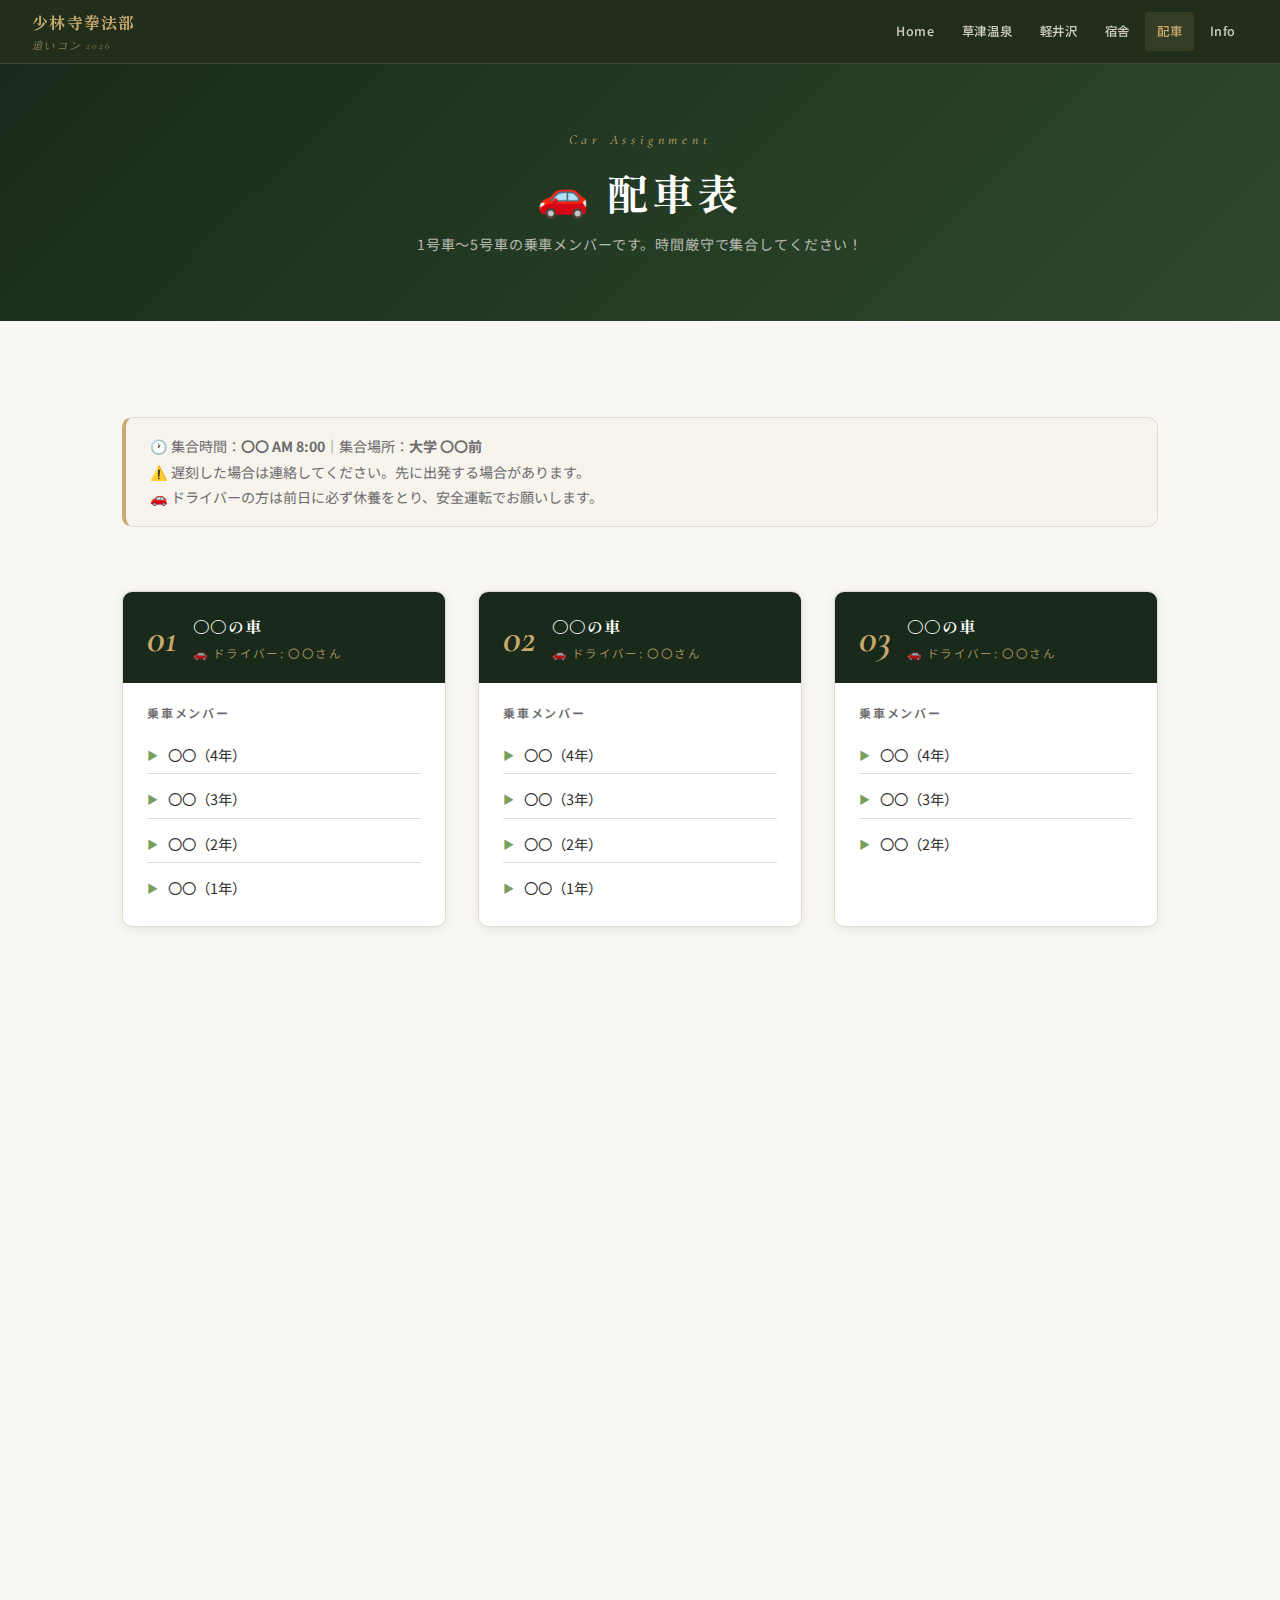
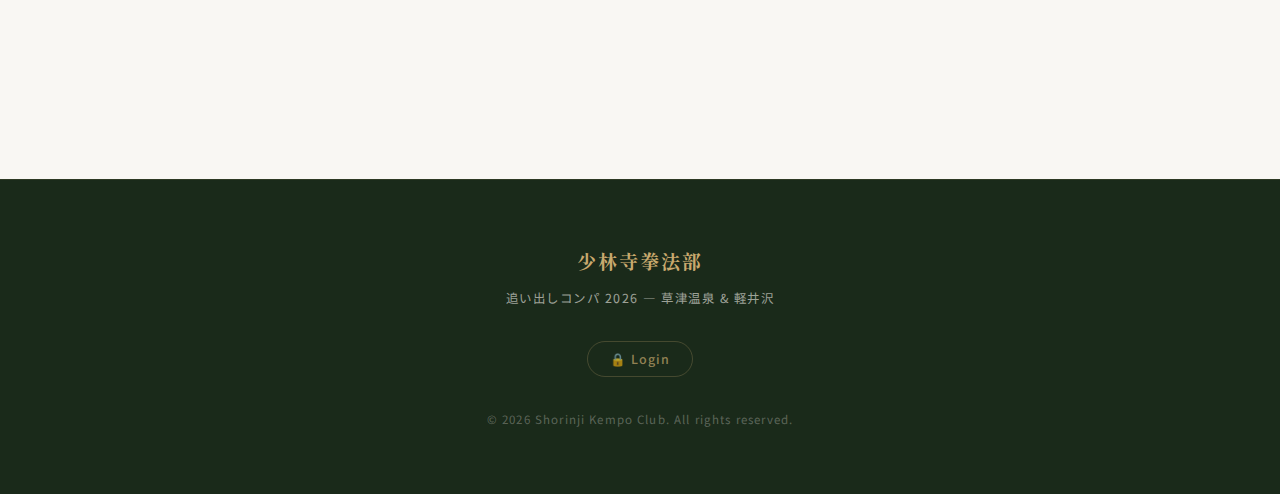
<file: cars.html>
<!DOCTYPE html>
<html lang="ja">
<head>
  <meta charset="UTF-8">
  <meta name="viewport" content="width=device-width, initial-scale=1.0">
  <title>配車 — 少林寺拳法部 追いコン 2026</title>
  <link rel="preconnect" href="https://fonts.googleapis.com">
  <link rel="preconnect" href="https://fonts.gstatic.com" crossorigin>
  <link href="https://fonts.googleapis.com/css2?family=Shippori+Mincho:wght@400;500;600;700&family=Noto+Sans+JP:wght@300;400;500;700&family=Cormorant+Garamond:ital,wght@0,400;0,600;1,400&display=swap" rel="stylesheet">
  <link rel="stylesheet" href="css/style.css">
  <style>
    /* 配車ページ固有スタイル */
    .cars-page-intro {
      background: linear-gradient(135deg, var(--color-primary) 0%, #2d4a2d 100%);
      color: var(--color-white);
      padding: var(--gap-lg) var(--gap-md);
      margin-top: 64px;
      text-align: center;
    }
    .cars-page-intro .section-eyebrow { color: var(--color-gold); }
    .cars-page-intro .section-title   { color: var(--color-white); }
    .cars-page-notice {
      background: var(--color-cream);
      border: 1px solid var(--color-border);
      border-left: 4px solid var(--color-gold);
      border-radius: var(--radius-md);
      padding: 1rem 1.5rem;
      margin-bottom: var(--gap-lg);
      font-size: 0.88rem;
      color: var(--color-text-light);
      line-height: 1.8;
    }
    /* 車番号大文字装飾 */
    .car-number { font-size: 2.5rem; }

    /* メンバー追加ボタン（編集モード時のみ表示） */
    .add-member-btn {
      display: none;
      width: 100%;
      margin-top: 0.5rem;
      padding: 0.5rem;
      font-size: 0.78rem;
      color: var(--color-accent-dark);
      background: rgba(122,158,94,0.08);
      border: 1px dashed var(--color-accent);
      border-radius: var(--radius-sm);
      cursor: pointer;
      text-align: center;
      transition: background 0.2s;
      font-family: var(--font-sans);
    }
    .add-member-btn:hover { background: rgba(122,158,94,0.15); }
    .edit-mode-on .add-member-btn { display: block; }

    /* メンバー削除ボタン */
    .del-member-btn {
      display: none;
      margin-left: auto;
      font-size: 0.7rem;
      color: #cc4444;
      background: none;
      border: none;
      cursor: pointer;
      padding: 0 0.3rem;
      flex-shrink: 0;
    }
    .edit-mode-on .del-member-btn { display: block; }

    /* 車名編集アイコン */
    .car-name-edit-hint {
      display: none;
      font-size: 0.65rem;
      color: var(--color-gold);
      margin-left: 0.3rem;
    }
    .edit-mode-on .car-name-edit-hint { display: inline; }
  </style>
</head>
<body>

<!-- ナビゲーション -->
<nav class="site-nav">
  <div class="nav-logo">
    少林寺拳法部
    <span>追いコン 2026</span>
  </div>
  <div class="nav-links">
    <a href="index.html">Home</a>
    <a href="kusatsu.html">草津温泉</a>
    <a href="karuizawa.html">軽井沢</a>
    <a href="lodging.html">宿舎</a>
    <a href="cars.html">配車</a>
    <a href="info.html">Info</a>
  </div>
  <button class="nav-hamburger" aria-label="メニュー">
    <span></span><span></span><span></span>
  </button>
</nav>

<div class="nav-mobile">
  <a href="index.html">🏠 Home</a>
  <a href="kusatsu.html">♨️ 草津温泉</a>
  <a href="karuizawa.html">🌿 軽井沢</a>
  <a href="lodging.html">🏡 宿舎</a>
  <a href="cars.html">🚗 配車</a>
  <a href="info.html">ℹ️ Info</a>
</div>

<!-- ページヘッダー -->
<div class="cars-page-intro">
  <span class="section-eyebrow">Car Assignment</span>
  <h1 class="section-title" style="margin-top:0.5rem;">🚗 配車表</h1>
  <p style="margin-top:0.8rem;font-size:0.88rem;color:rgba(247,244,238,0.7);letter-spacing:0.06em;" class="editable" contenteditable="false">
    1号車〜5号車の乗車メンバーです。時間厳守で集合してください！
  </p>
</div>

<!-- メインコンテンツ -->
<div class="section">

  <!-- 注意書き -->
  <div class="cars-page-notice fade-in editable" contenteditable="false">
    🕐 集合時間：<strong>〇〇 AM 8:00</strong>｜集合場所：<strong>大学 〇〇前</strong><br>
    ⚠️ 遅刻した場合は連絡してください。先に出発する場合があります。<br>
    🚗 ドライバーの方は前日に必ず休養をとり、安全運転でお願いします。
  </div>

  <!-- 配車グリッド -->
  <div class="cars-grid">

    <!-- ─── 1号車 ─── -->
    <div class="car-card fade-in" id="car-01">
      <div class="car-card-header">
        <div class="car-number">01</div>
        <div class="car-title-block">
          <div class="car-name editable" contenteditable="false">〇〇の車</div>
          <div class="car-driver-label">🚗 ドライバー: <span class="editable" contenteditable="false">〇〇さん</span></div>
        </div>
      </div>
      <div class="car-card-body">
        <p class="car-members-title">乗車メンバー</p>
        <div class="car-members-list">
          <div class="car-member">
            <span class="car-member-icon">▶</span>
            <span class="member-name editable" contenteditable="false">〇〇（4年）</span>
            <button class="del-member-btn" onclick="removeMember(this)">✕</button>
          </div>
          <div class="car-member">
            <span class="car-member-icon">▶</span>
            <span class="member-name editable" contenteditable="false">〇〇（3年）</span>
            <button class="del-member-btn" onclick="removeMember(this)">✕</button>
          </div>
          <div class="car-member">
            <span class="car-member-icon">▶</span>
            <span class="member-name editable" contenteditable="false">〇〇（2年）</span>
            <button class="del-member-btn" onclick="removeMember(this)">✕</button>
          </div>
          <div class="car-member">
            <span class="car-member-icon">▶</span>
            <span class="member-name editable" contenteditable="false">〇〇（1年）</span>
            <button class="del-member-btn" onclick="removeMember(this)">✕</button>
          </div>
        </div>
        <button class="add-member-btn" onclick="addMember(this)">＋ メンバーを追加</button>
      </div>
    </div>

    <!-- ─── 2号車 ─── -->
    <div class="car-card fade-in" id="car-02">
      <div class="car-card-header">
        <div class="car-number">02</div>
        <div class="car-title-block">
          <div class="car-name editable" contenteditable="false">〇〇の車</div>
          <div class="car-driver-label">🚗 ドライバー: <span class="editable" contenteditable="false">〇〇さん</span></div>
        </div>
      </div>
      <div class="car-card-body">
        <p class="car-members-title">乗車メンバー</p>
        <div class="car-members-list">
          <div class="car-member">
            <span class="car-member-icon">▶</span>
            <span class="member-name editable" contenteditable="false">〇〇（4年）</span>
            <button class="del-member-btn" onclick="removeMember(this)">✕</button>
          </div>
          <div class="car-member">
            <span class="car-member-icon">▶</span>
            <span class="member-name editable" contenteditable="false">〇〇（3年）</span>
            <button class="del-member-btn" onclick="removeMember(this)">✕</button>
          </div>
          <div class="car-member">
            <span class="car-member-icon">▶</span>
            <span class="member-name editable" contenteditable="false">〇〇（2年）</span>
            <button class="del-member-btn" onclick="removeMember(this)">✕</button>
          </div>
          <div class="car-member">
            <span class="car-member-icon">▶</span>
            <span class="member-name editable" contenteditable="false">〇〇（1年）</span>
            <button class="del-member-btn" onclick="removeMember(this)">✕</button>
          </div>
        </div>
        <button class="add-member-btn" onclick="addMember(this)">＋ メンバーを追加</button>
      </div>
    </div>

    <!-- ─── 3号車 ─── -->
    <div class="car-card fade-in" id="car-03">
      <div class="car-card-header">
        <div class="car-number">03</div>
        <div class="car-title-block">
          <div class="car-name editable" contenteditable="false">〇〇の車</div>
          <div class="car-driver-label">🚗 ドライバー: <span class="editable" contenteditable="false">〇〇さん</span></div>
        </div>
      </div>
      <div class="car-card-body">
        <p class="car-members-title">乗車メンバー</p>
        <div class="car-members-list">
          <div class="car-member">
            <span class="car-member-icon">▶</span>
            <span class="member-name editable" contenteditable="false">〇〇（4年）</span>
            <button class="del-member-btn" onclick="removeMember(this)">✕</button>
          </div>
          <div class="car-member">
            <span class="car-member-icon">▶</span>
            <span class="member-name editable" contenteditable="false">〇〇（3年）</span>
            <button class="del-member-btn" onclick="removeMember(this)">✕</button>
          </div>
          <div class="car-member">
            <span class="car-member-icon">▶</span>
            <span class="member-name editable" contenteditable="false">〇〇（2年）</span>
            <button class="del-member-btn" onclick="removeMember(this)">✕</button>
          </div>
        </div>
        <button class="add-member-btn" onclick="addMember(this)">＋ メンバーを追加</button>
      </div>
    </div>

    <!-- ─── 4号車 ─── -->
    <div class="car-card fade-in" id="car-04">
      <div class="car-card-header">
        <div class="car-number">04</div>
        <div class="car-title-block">
          <div class="car-name editable" contenteditable="false">〇〇の車</div>
          <div class="car-driver-label">🚗 ドライバー: <span class="editable" contenteditable="false">〇〇さん</span></div>
        </div>
      </div>
      <div class="car-card-body">
        <p class="car-members-title">乗車メンバー</p>
        <div class="car-members-list">
          <div class="car-member">
            <span class="car-member-icon">▶</span>
            <span class="member-name editable" contenteditable="false">〇〇（4年）</span>
            <button class="del-member-btn" onclick="removeMember(this)">✕</button>
          </div>
          <div class="car-member">
            <span class="car-member-icon">▶</span>
            <span class="member-name editable" contenteditable="false">〇〇（3年）</span>
            <button class="del-member-btn" onclick="removeMember(this)">✕</button>
          </div>
          <div class="car-member">
            <span class="car-member-icon">▶</span>
            <span class="member-name editable" contenteditable="false">〇〇（2年）</span>
            <button class="del-member-btn" onclick="removeMember(this)">✕</button>
          </div>
          <div class="car-member">
            <span class="car-member-icon">▶</span>
            <span class="member-name editable" contenteditable="false">〇〇（1年）</span>
            <button class="del-member-btn" onclick="removeMember(this)">✕</button>
          </div>
        </div>
        <button class="add-member-btn" onclick="addMember(this)">＋ メンバーを追加</button>
      </div>
    </div>

    <!-- ─── 5号車 ─── -->
    <div class="car-card fade-in" id="car-05">
      <div class="car-card-header">
        <div class="car-number">05</div>
        <div class="car-title-block">
          <div class="car-name editable" contenteditable="false">〇〇の車</div>
          <div class="car-driver-label">🚗 ドライバー: <span class="editable" contenteditable="false">〇〇さん</span></div>
        </div>
      </div>
      <div class="car-card-body">
        <p class="car-members-title">乗車メンバー</p>
        <div class="car-members-list">
          <div class="car-member">
            <span class="car-member-icon">▶</span>
            <span class="member-name editable" contenteditable="false">〇〇（4年）</span>
            <button class="del-member-btn" onclick="removeMember(this)">✕</button>
          </div>
          <div class="car-member">
            <span class="car-member-icon">▶</span>
            <span class="member-name editable" contenteditable="false">〇〇（3年）</span>
            <button class="del-member-btn" onclick="removeMember(this)">✕</button>
          </div>
          <div class="car-member">
            <span class="car-member-icon">▶</span>
            <span class="member-name editable" contenteditable="false">〇〇（2年）</span>
            <button class="del-member-btn" onclick="removeMember(this)">✕</button>
          </div>
        </div>
        <button class="add-member-btn" onclick="addMember(this)">＋ メンバーを追加</button>
      </div>
    </div>

  </div><!-- /cars-grid -->

  <!-- ルートメモ -->
  <div style="margin-top:var(--gap-lg);background:var(--color-white);border:1px solid var(--color-border);border-radius:var(--radius-md);padding:1.5rem;" class="fade-in">
    <h3 style="font-family:var(--font-serif);font-size:1rem;color:var(--color-primary);margin-bottom:1rem;letter-spacing:0.08em;">🗺️ ルート情報</h3>
    <div class="editable" contenteditable="false" style="font-size:0.88rem;color:var(--color-text-light);line-height:1.9;">
      【Day 1】大学 → 草津温泉（高速利用・約XX時間）<br>
      草津温泉 → 北軽井沢山荘（約1時間）<br><br>
      【Day 2】北軽井沢山荘 → 軽井沢（約XX分）<br>
      軽井沢 → 大学（高速利用・約XX時間）
    </div>
  </div>

</div>

<!-- フッター -->
<footer class="site-footer">
  <div class="footer-logo editable" contenteditable="false">少林寺拳法部</div>
  <div class="footer-sub editable" contenteditable="false">追い出しコンパ 2026 — 草津温泉 &amp; 軽井沢</div>
  <button class="footer-login-btn">🔒 Login</button>
  <p class="footer-copyright">© 2026 Shorinji Kempo Club. All rights reserved.</p>
</footer>

<div class="modal-overlay">
  <div class="modal-box">
    <h2 class="modal-title">🔐 管理者ログイン</h2>
    <p class="modal-sub">パスワードを入力してください</p>
    <input type="password" class="modal-input" placeholder="パスワード">
    <button class="modal-submit">ログイン</button>
    <p class="modal-error"></p>
    <p class="modal-close">キャンセル</p>
  </div>
</div>

<div class="edit-bar">
  <span class="edit-bar-label">✎ 編集モード</span>
  <button class="edit-btn primary" id="save-btn">💾 保存</button>
  <button class="edit-btn" id="clear-btn">🗑 リセット</button>
  <button class="edit-btn danger" id="logout-btn">ログアウト</button>
</div>

<div class="text-toolbar" id="text-toolbar">
  <select id="tb-font">
    <option value="'Noto Sans JP', sans-serif">ゴシック</option>
    <option value="'Shippori Mincho', serif">明朝</option>
    <option value="'Cormorant Garamond', serif">英字Serif</option>
    <option value="Georgia, serif">Georgia</option>
  </select>
  <input type="number" id="tb-size" min="8" max="80" value="16">
  <input type="color" id="tb-color" value="#2d2d2d">
  <button class="edit-btn" id="tb-bold"><b>B</b></button>
  <button class="edit-btn" id="tb-italic"><i>I</i></button>
</div>

<script src="js/main.js"></script>
<script src="js/editor.js"></script>
<script>
  /* ─── メンバー追加 ─── */
  function addMember(btn) {
    if (!document.body.classList.contains('edit-mode-on')) return;
    const list = btn.previousElementSibling;
    const newMember = document.createElement('div');
    newMember.className = 'car-member';
    newMember.innerHTML = `
      <span class="car-member-icon">▶</span>
      <span class="member-name editable" contenteditable="true">名前（学年）</span>
      <button class="del-member-btn" onclick="removeMember(this)">✕</button>
    `;
    list.appendChild(newMember);
    const nameEl = newMember.querySelector('.member-name');
    nameEl.focus();
    // テキストを全選択
    const range = document.createRange();
    range.selectNodeContents(nameEl);
    window.getSelection().removeAllRanges();
    window.getSelection().addRange(range);
  }

  /* ─── メンバー削除 ─── */
  function removeMember(btn) {
    if (!document.body.classList.contains('edit-mode-on')) return;
    const member = btn.closest('.car-member');
    if (confirm('このメンバーを削除しますか？')) {
      member.remove();
    }
  }
</script>
</body>
</html>
</file>
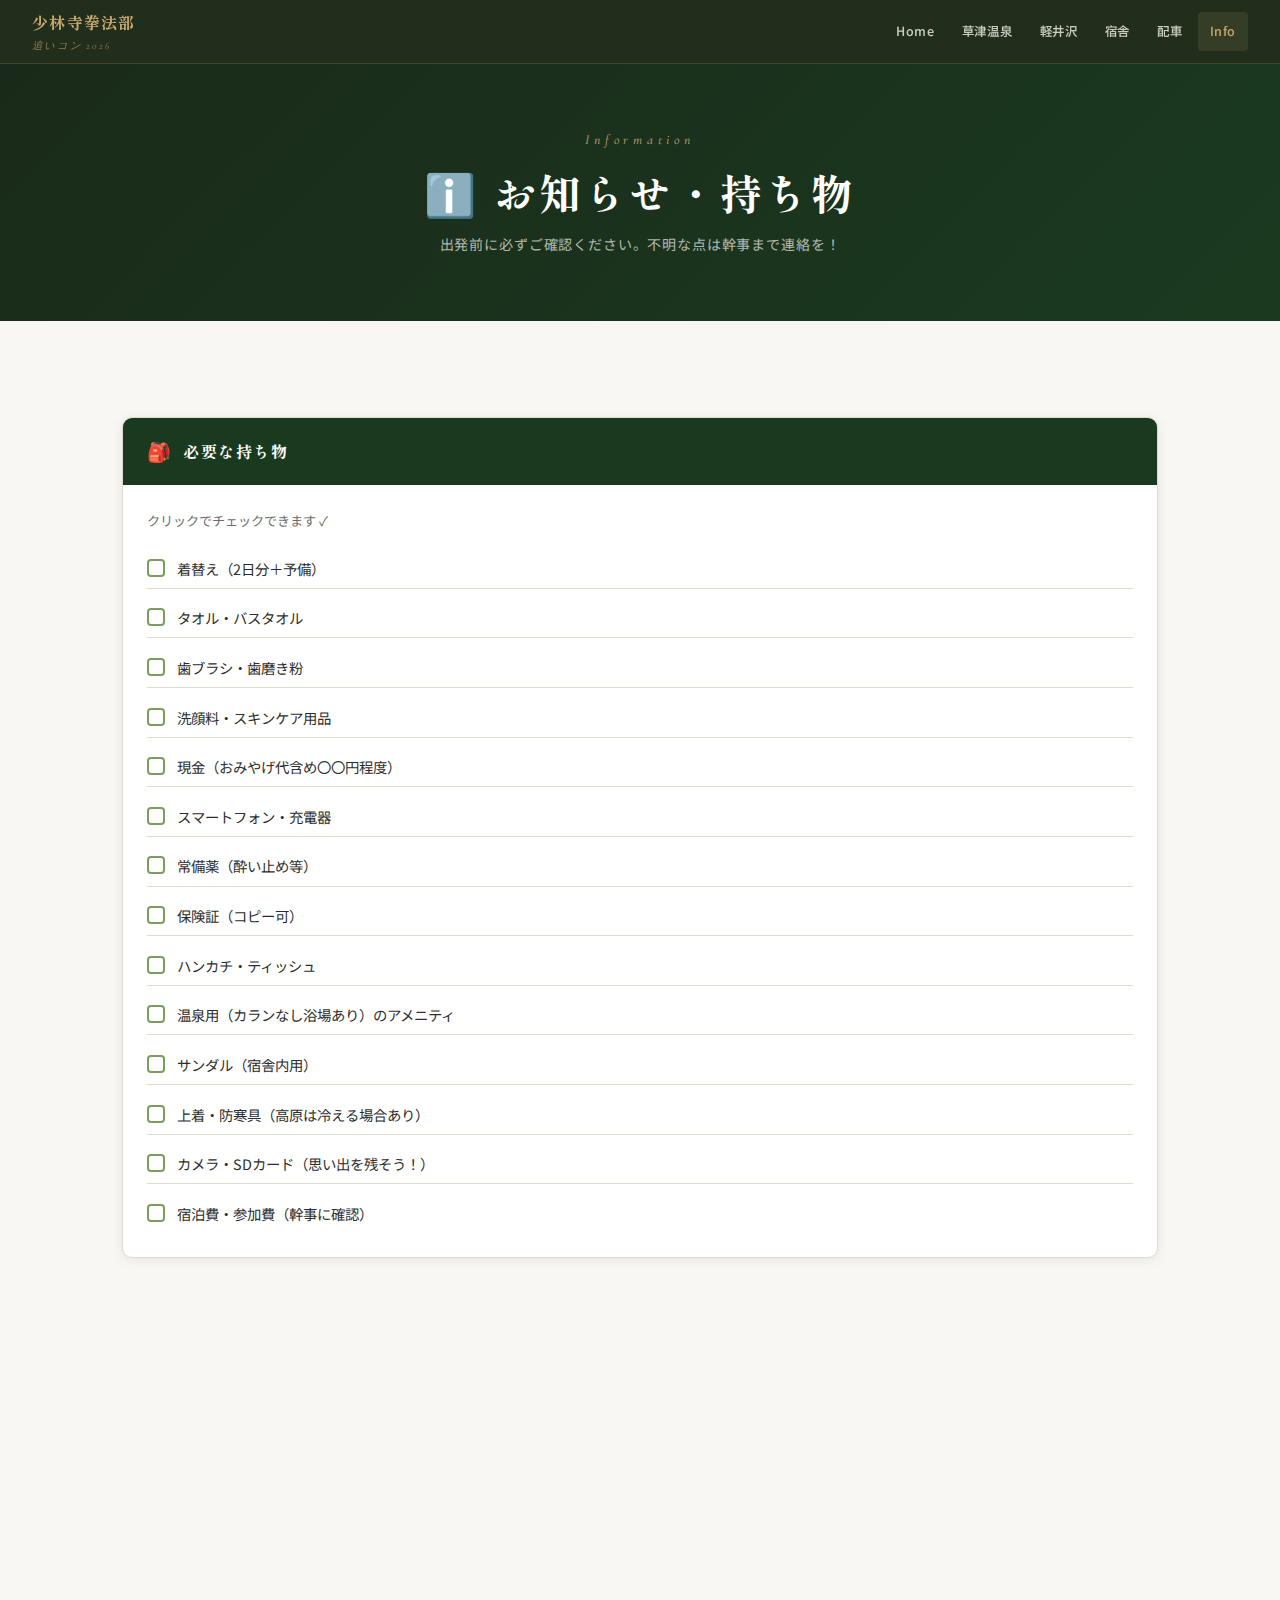
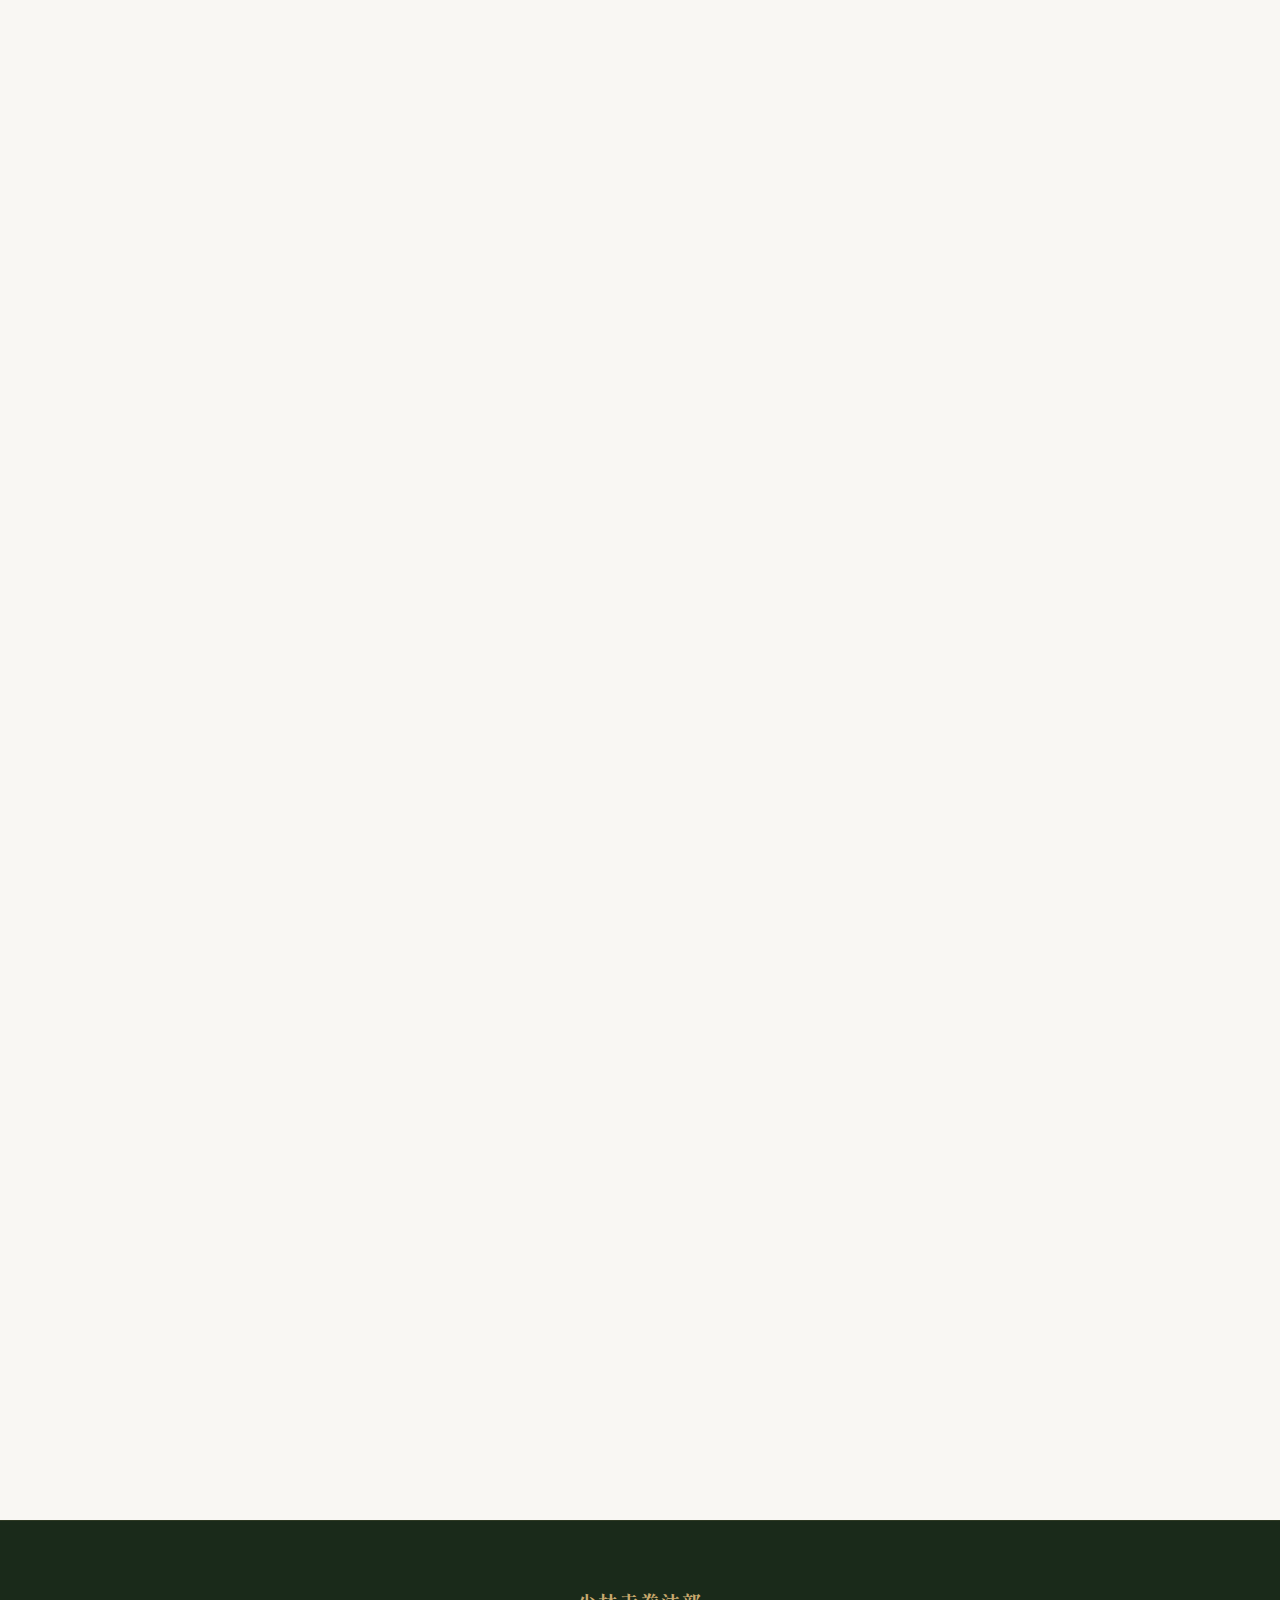
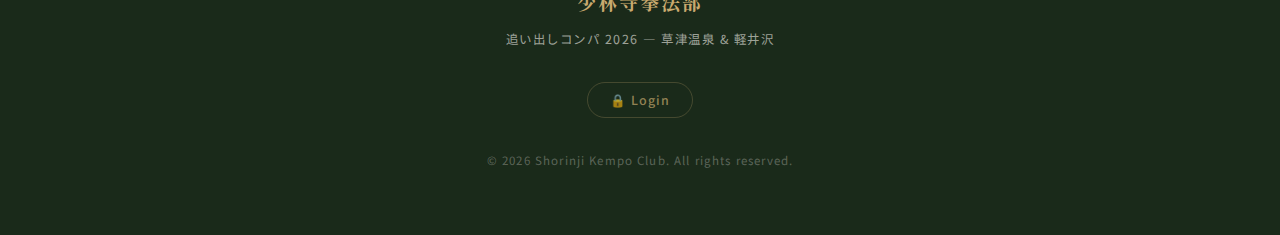
<file: info.html>
<!DOCTYPE html>
<html lang="ja">
<head>
  <meta charset="UTF-8">
  <meta name="viewport" content="width=device-width, initial-scale=1.0">
  <title>Information — 少林寺拳法部 追いコン 2026</title>
  <link rel="preconnect" href="https://fonts.googleapis.com">
  <link rel="preconnect" href="https://fonts.gstatic.com" crossorigin>
  <link href="https://fonts.googleapis.com/css2?family=Shippori+Mincho:wght@400;500;600;700&family=Noto+Sans+JP:wght@300;400;500;700&family=Cormorant+Garamond:ital,wght@0,400;0,600;1,400&display=swap" rel="stylesheet">
  <link rel="stylesheet" href="css/style.css">
  <style>
    .info-page-header {
      background: linear-gradient(135deg, var(--color-primary) 0%, #1a3a20 100%);
      color: var(--color-white);
      padding: var(--gap-lg) var(--gap-md);
      margin-top: 64px;
      text-align: center;
    }
    .info-page-header .section-eyebrow { color: var(--color-gold); }
    .info-page-header .section-title   { color: var(--color-white); }

    /* カテゴリ別のアクセントカラー */
    .info-block.checklist-type .info-block-header  { background: #1a3a20; }
    .info-block.notes-type .info-block-header       { background: #3a2a10; }
    .info-block.contact-type .info-block-header     { background: #1a1a3a; }

    .checklist-check:not(.checked) { cursor: pointer; }
  </style>
</head>
<body>

<!-- ナビゲーション -->
<nav class="site-nav">
  <div class="nav-logo">
    少林寺拳法部
    <span>追いコン 2026</span>
  </div>
  <div class="nav-links">
    <a href="index.html">Home</a>
    <a href="kusatsu.html">草津温泉</a>
    <a href="karuizawa.html">軽井沢</a>
    <a href="lodging.html">宿舎</a>
    <a href="cars.html">配車</a>
    <a href="info.html">Info</a>
  </div>
  <button class="nav-hamburger" aria-label="メニュー">
    <span></span><span></span><span></span>
  </button>
</nav>

<div class="nav-mobile">
  <a href="index.html">🏠 Home</a>
  <a href="kusatsu.html">♨️ 草津温泉</a>
  <a href="karuizawa.html">🌿 軽井沢</a>
  <a href="lodging.html">🏡 宿舎</a>
  <a href="cars.html">🚗 配車</a>
  <a href="info.html">ℹ️ Info</a>
</div>

<!-- ページヘッダー -->
<div class="info-page-header">
  <span class="section-eyebrow">Information</span>
  <h1 class="section-title" style="margin-top:0.5rem;">ℹ️ お知らせ・持ち物</h1>
  <p style="margin-top:0.8rem;font-size:0.88rem;color:rgba(247,244,238,0.7);letter-spacing:0.06em;" class="editable" contenteditable="false">
    出発前に必ずご確認ください。不明な点は幹事まで連絡を！
  </p>
</div>

<!-- メインコンテンツ -->
<div class="section">
  <div class="info-sections">

    <!-- ─── 必要な持ち物 ─── -->
    <div class="info-block checklist-type fade-in">
      <div class="info-block-header">
        <span class="info-block-icon">🎒</span>
        <h2 class="info-block-title">必要な持ち物</h2>
      </div>
      <div class="info-block-body">
        <p style="font-size:0.82rem;color:var(--color-text-light);margin-bottom:1rem;">クリックでチェックできます ✓</p>
        <div class="checklist">

          <div class="checklist-item">
            <div class="checklist-check"></div>
            <span class="editable" contenteditable="false">着替え（2日分＋予備）</span>
          </div>
          <div class="checklist-item">
            <div class="checklist-check"></div>
            <span class="editable" contenteditable="false">タオル・バスタオル</span>
          </div>
          <div class="checklist-item">
            <div class="checklist-check"></div>
            <span class="editable" contenteditable="false">歯ブラシ・歯磨き粉</span>
          </div>
          <div class="checklist-item">
            <div class="checklist-check"></div>
            <span class="editable" contenteditable="false">洗顔料・スキンケア用品</span>
          </div>
          <div class="checklist-item">
            <div class="checklist-check"></div>
            <span class="editable" contenteditable="false">現金（おみやげ代含め〇〇円程度）</span>
          </div>
          <div class="checklist-item">
            <div class="checklist-check"></div>
            <span class="editable" contenteditable="false">スマートフォン・充電器</span>
          </div>
          <div class="checklist-item">
            <div class="checklist-check"></div>
            <span class="editable" contenteditable="false">常備薬（酔い止め等）</span>
          </div>
          <div class="checklist-item">
            <div class="checklist-check"></div>
            <span class="editable" contenteditable="false">保険証（コピー可）</span>
          </div>
          <div class="checklist-item">
            <div class="checklist-check"></div>
            <span class="editable" contenteditable="false">ハンカチ・ティッシュ</span>
          </div>
          <div class="checklist-item">
            <div class="checklist-check"></div>
            <span class="editable" contenteditable="false">温泉用（カランなし浴場あり）のアメニティ</span>
          </div>
          <div class="checklist-item">
            <div class="checklist-check"></div>
            <span class="editable" contenteditable="false">サンダル（宿舎内用）</span>
          </div>
          <div class="checklist-item">
            <div class="checklist-check"></div>
            <span class="editable" contenteditable="false">上着・防寒具（高原は冷える場合あり）</span>
          </div>
          <div class="checklist-item">
            <div class="checklist-check"></div>
            <span class="editable" contenteditable="false">カメラ・SDカード（思い出を残そう！）</span>
          </div>
          <div class="checklist-item">
            <div class="checklist-check"></div>
            <span class="editable" contenteditable="false">宿泊費・参加費（幹事に確認）</span>
          </div>

        </div>
      </div>
    </div>

    <!-- ─── 注意事項 ─── -->
    <div class="info-block notes-type fade-in">
      <div class="info-block-header">
        <span class="info-block-icon">⚠️</span>
        <h2 class="info-block-title">注意事項</h2>
      </div>
      <div class="info-block-body">
        <div class="notes-list">

          <div class="note-item">
            <span class="note-bullet">◆</span>
            <span class="editable" contenteditable="false">
              <strong>集合時間厳守</strong>：8:00集合です。5分前には集合場所に到着してください。遅刻する場合は必ず幹事に連絡を。
            </span>
          </div>

          <div class="note-item">
            <span class="note-bullet">◆</span>
            <span class="editable" contenteditable="false">
              <strong>体調管理</strong>：前日は早めに就寝し、体調を整えて参加してください。体調不良の場合は無理せず連絡を。
            </span>
          </div>

          <div class="note-item">
            <span class="note-bullet">◆</span>
            <span class="editable" contenteditable="false">
              <strong>飲酒の節度</strong>：飲酒は20歳以上の方のみ。ドライバーは絶対に飲酒しないでください。飲みすぎに注意し、互いに気をつけましょう。
            </span>
          </div>

          <div class="note-item">
            <span class="note-bullet">◆</span>
            <span class="editable" contenteditable="false">
              <strong>施設のルールを守る</strong>：宿舎や観光地のルールを必ず守ってください。他の利用者への配慮をお忘れなく。
            </span>
          </div>

          <div class="note-item">
            <span class="note-bullet">◆</span>
            <span class="editable" contenteditable="false">
              <strong>ゴミの持ち帰り</strong>：BBQのゴミはしっかり分別・持ち帰りましょう。来たときよりも美しく。
            </span>
          </div>

          <div class="note-item">
            <span class="note-bullet">◆</span>
            <span class="editable" contenteditable="false">
              <strong>貴重品管理</strong>：財布・スマートフォン等の貴重品は自己管理をお願いします。
            </span>
          </div>

          <div class="note-item">
            <span class="note-bullet">◆</span>
            <span class="editable" contenteditable="false">
              <strong>SNS投稿について</strong>：参加者が写っている写真のSNS投稿は、必ず本人の許可を得てから行ってください。
            </span>
          </div>

          <div class="note-item">
            <span class="note-bullet">◆</span>
            <span class="editable" contenteditable="false">
              <strong>その他・追記事項</strong>：ここに追加の注意事項を記入できます。
            </span>
          </div>

        </div>
      </div>
    </div>

    <!-- ─── 各種連絡先 ─── -->
    <div class="info-block contact-type fade-in">
      <div class="info-block-header">
        <span class="info-block-icon">📱</span>
        <h2 class="info-block-title">各種連絡先</h2>
      </div>
      <div class="info-block-body">
        <div class="contact-grid">

          <div class="contact-item">
            <span class="contact-label">幹事①</span>
            <div class="contact-value">
              <strong class="editable" contenteditable="false">〇〇（3年）</strong><br>
              <span class="editable" contenteditable="false">📞 090-XXXX-XXXX</span>
            </div>
          </div>

          <div class="contact-item">
            <span class="contact-label">幹事②</span>
            <div class="contact-value">
              <strong class="editable" contenteditable="false">〇〇（3年）</strong><br>
              <span class="editable" contenteditable="false">📞 090-XXXX-XXXX</span>
            </div>
          </div>

          <div class="contact-item">
            <span class="contact-label">幹事③</span>
            <div class="contact-value">
              <strong class="editable" contenteditable="false">〇〇（2年）</strong><br>
              <span class="editable" contenteditable="false">📞 090-XXXX-XXXX</span>
            </div>
          </div>

          <div class="contact-item">
            <span class="contact-label">宿舎TEL</span>
            <div class="contact-value">
              <span class="editable" contenteditable="false">自治医科大学 北軽井沢山荘<br>📞 0279-XX-XXXX</span>
            </div>
          </div>

          <div class="contact-item">
            <span class="contact-label">LINEグループ</span>
            <div class="contact-value">
              <span class="editable" contenteditable="false">「追いコン2026」グループに参加していない人は幹事まで連絡を</span>
            </div>
          </div>

          <div class="contact-item">
            <span class="contact-label">緊急連絡</span>
            <div class="contact-value editable" contenteditable="false">
              警察：110　救急：119<br>
              草津警察署：0279-88-0110
            </div>
          </div>

        </div>
      </div>
    </div>

    <!-- ─── 費用について ─── -->
    <div class="info-block fade-in">
      <div class="info-block-header">
        <span class="info-block-icon">💴</span>
        <h2 class="info-block-title">費用について</h2>
      </div>
      <div class="info-block-body">
        <table class="info-table" style="width:100%;">
          <tr>
            <th>宿泊費</th>
            <td class="editable" contenteditable="false">〇〇円／人（予定）</td>
          </tr>
          <tr>
            <th>交通費</th>
            <td class="editable" contenteditable="false">〇〇円／人（高速代・ガソリン代含む）</td>
          </tr>
          <tr>
            <th>BBQ食材</th>
            <td class="editable" contenteditable="false">〇〇円／人（予定）</td>
          </tr>
          <tr>
            <th>合計目安</th>
            <td><strong class="editable" contenteditable="false" style="color:var(--color-primary);">〇〇〇〇円／人</strong></td>
          </tr>
          <tr>
            <th>支払方法</th>
            <td class="editable" contenteditable="false">当日 幹事に現金でお渡しください</td>
          </tr>
        </table>
        <div style="margin-top:1rem;padding:0.8rem 1rem;background:var(--color-cream);border-radius:var(--radius-sm);font-size:0.82rem;color:var(--color-text-light);" class="editable" contenteditable="false">
          ※ 金額は変更になる場合があります。確定次第グループLINEでお知らせします。観光地での飲食・ショッピングは各自の実費です。
        </div>
      </div>
    </div>

  </div><!-- /info-sections -->
</div>

<!-- フッター -->
<footer class="site-footer">
  <div class="footer-logo editable" contenteditable="false">少林寺拳法部</div>
  <div class="footer-sub editable" contenteditable="false">追い出しコンパ 2026 — 草津温泉 &amp; 軽井沢</div>
  <button class="footer-login-btn">🔒 Login</button>
  <p class="footer-copyright">© 2026 Shorinji Kempo Club. All rights reserved.</p>
</footer>

<div class="modal-overlay">
  <div class="modal-box">
    <h2 class="modal-title">🔐 管理者ログイン</h2>
    <p class="modal-sub">パスワードを入力してください</p>
    <input type="password" class="modal-input" placeholder="パスワード">
    <button class="modal-submit">ログイン</button>
    <p class="modal-error"></p>
    <p class="modal-close">キャンセル</p>
  </div>
</div>

<div class="edit-bar">
  <span class="edit-bar-label">✎ 編集モード</span>
  <button class="edit-btn primary" id="save-btn">💾 保存</button>
  <button class="edit-btn" id="clear-btn">🗑 リセット</button>
  <button class="edit-btn danger" id="logout-btn">ログアウト</button>
</div>

<div class="text-toolbar" id="text-toolbar">
  <select id="tb-font">
    <option value="'Noto Sans JP', sans-serif">ゴシック</option>
    <option value="'Shippori Mincho', serif">明朝</option>
    <option value="'Cormorant Garamond', serif">英字Serif</option>
    <option value="Georgia, serif">Georgia</option>
  </select>
  <input type="number" id="tb-size" min="8" max="80" value="16">
  <input type="color" id="tb-color" value="#2d2d2d">
  <button class="edit-btn" id="tb-bold"><b>B</b></button>
  <button class="edit-btn" id="tb-italic"><i>I</i></button>
</div>

<script src="js/main.js"></script>
<script src="js/editor.js"></script>
</body>
</html>
</file>
<file: css/style.css>
/* ==========================================================
   少林寺拳法部 追いコン 2026 - メインスタイルシート
   style.css
   ========================================================== */

/* ─────────────── Google Fonts ─────────────── */
@import url('https://fonts.googleapis.com/css2?family=Shippori+Mincho:wght@400;500;600;700&family=Noto+Sans+JP:wght@300;400;500;700&family=Cormorant+Garamond:ital,wght@0,400;0,600;1,400&display=swap');

/* ─────────────── CSS Variables ─────────────── */
:root {
  /* Colors */
  --color-primary:     #1a2a1a;   /* 深い緑 */
  --color-accent:      #7a9e5e;   /* 抹茶グリーン */
  --color-accent-dark: #4a7032;
  --color-gold:        #c8a96e;   /* 金 */
  --color-cream:       #f7f4ee;   /* クリーム */
  --color-white:       #ffffff;
  --color-text:        #2d2d2d;
  --color-text-light:  #6b6b6b;
  --color-border:      #e0dbd1;
  --color-bg:          #f9f7f3;
  --color-overlay:     rgba(15, 28, 10, 0.55);

  /* Typography */
  --font-serif:   'Shippori Mincho', 'Georgia', serif;
  --font-sans:    'Noto Sans JP', sans-serif;
  --font-display: 'Cormorant Garamond', serif;

  /* Spacing */
  --gap-xs:  0.5rem;
  --gap-sm:  1rem;
  --gap-md:  2rem;
  --gap-lg:  4rem;
  --gap-xl:  6rem;

  /* Radius */
  --radius-sm:  4px;
  --radius-md:  10px;
  --radius-lg:  20px;

  /* Shadow */
  --shadow-sm: 0 2px 12px rgba(0,0,0,0.08);
  --shadow-md: 0 8px 30px rgba(0,0,0,0.12);
  --shadow-lg: 0 20px 60px rgba(0,0,0,0.18);

  /* Transition */
  --transition: 0.35s cubic-bezier(0.25, 0.8, 0.25, 1);
}

/* ─────────────── Reset & Base ─────────────── */
*, *::before, *::after {
  margin: 0;
  padding: 0;
  box-sizing: border-box;
}

html {
  scroll-behavior: smooth;
  font-size: 16px;
}

body {
  font-family: var(--font-sans);
  background-color: var(--color-bg);
  color: var(--color-text);
  line-height: 1.8;
  -webkit-font-smoothing: antialiased;
  overflow-x: hidden;
}

img {
  display: block;
  max-width: 100%;
  height: auto;
}

a {
  color: inherit;
  text-decoration: none;
  transition: color var(--transition);
}

ul { list-style: none; }

/* ─────────────── Navigation ─────────────── */
.site-nav {
  position: fixed;
  top: 0;
  left: 0;
  right: 0;
  z-index: 1000;
  display: flex;
  align-items: center;
  justify-content: space-between;
  padding: 0 var(--gap-md);
  height: 64px;
  background: rgba(15, 28, 10, 0.92);
  backdrop-filter: blur(12px);
  -webkit-backdrop-filter: blur(12px);
  border-bottom: 1px solid rgba(200,169,110,0.18);
  transition: background var(--transition);
}

.site-nav.scrolled {
  background: rgba(15, 28, 10, 0.98);
}

.nav-logo {
  font-family: var(--font-serif);
  font-size: 1rem;
  font-weight: 700;
  color: var(--color-gold);
  letter-spacing: 0.08em;
  white-space: nowrap;
  flex-shrink: 0;
}

.nav-logo span {
  display: block;
  font-family: var(--font-display);
  font-size: 0.65rem;
  color: rgba(200,169,110,0.65);
  font-style: italic;
  letter-spacing: 0.18em;
  font-weight: 400;
}

/* PC nav links */
.nav-links {
  display: flex;
  align-items: center;
  gap: 0.2rem;
}

.nav-links a {
  font-family: var(--font-sans);
  font-size: 0.78rem;
  font-weight: 500;
  color: rgba(247,244,238,0.80);
  letter-spacing: 0.05em;
  padding: 0.5rem 0.75rem;
  border-radius: var(--radius-sm);
  transition: color var(--transition), background var(--transition);
  white-space: nowrap;
}

.nav-links a:hover,
.nav-links a.active {
  color: var(--color-gold);
  background: rgba(200,169,110,0.12);
}

/* Hamburger */
.nav-hamburger {
  display: none;
  flex-direction: column;
  gap: 5px;
  cursor: pointer;
  padding: 8px;
  background: none;
  border: none;
}

.nav-hamburger span {
  display: block;
  width: 24px;
  height: 2px;
  background: var(--color-gold);
  border-radius: 2px;
  transition: all 0.3s ease;
}

.nav-hamburger.open span:nth-child(1) {
  transform: translateY(7px) rotate(45deg);
}
.nav-hamburger.open span:nth-child(2) {
  opacity: 0;
}
.nav-hamburger.open span:nth-child(3) {
  transform: translateY(-7px) rotate(-45deg);
}

/* Mobile menu */
.nav-mobile {
  display: none;
  position: fixed;
  top: 64px;
  left: 0;
  right: 0;
  z-index: 999;
  background: rgba(15, 28, 10, 0.98);
  border-bottom: 1px solid rgba(200,169,110,0.2);
  padding: var(--gap-sm) 0;
  transform: translateY(-110%);
  transition: transform 0.35s ease;
}

.nav-mobile.open {
  transform: translateY(0);
}

.nav-mobile a {
  display: block;
  font-family: var(--font-sans);
  font-size: 0.9rem;
  color: rgba(247,244,238,0.85);
  padding: 0.85rem var(--gap-md);
  letter-spacing: 0.06em;
  border-bottom: 1px solid rgba(200,169,110,0.08);
  transition: color var(--transition), background var(--transition);
}

.nav-mobile a:hover {
  color: var(--color-gold);
  background: rgba(200,169,110,0.06);
}

/* ─────────────── Hero Section ─────────────── */
.hero {
  position: relative;
  height: 100svh;
  min-height: 500px;
  display: flex;
  align-items: center;
  justify-content: center;
  overflow: hidden;
}

.hero-bg {
  position: absolute;
  inset: 0;
  background-image: url('../images/index/hero.jpg');
  background-size: cover;
  background-position: center;
  background-color: #1a2a1a; /* fallback */
  transform: scale(1.05);
  transition: transform 8s ease;
}

.hero-bg.loaded {
  transform: scale(1);
}

.hero-overlay {
  position: absolute;
  inset: 0;
  background: linear-gradient(
    160deg,
    rgba(15, 28, 10, 0.72) 0%,
    rgba(15, 28, 10, 0.45) 50%,
    rgba(15, 28, 10, 0.70) 100%
  );
}

/* 飾り線 */
.hero-overlay::before {
  content: '';
  position: absolute;
  top: 80px;
  left: 50%;
  transform: translateX(-50%);
  width: 1px;
  height: 60px;
  background: linear-gradient(to bottom, transparent, var(--color-gold));
}

.hero-overlay::after {
  content: '';
  position: absolute;
  bottom: 100px;
  left: 50%;
  transform: translateX(-50%);
  width: 1px;
  height: 60px;
  background: linear-gradient(to top, transparent, var(--color-gold));
}

.hero-content {
  position: relative;
  z-index: 1;
  text-align: center;
  padding: 0 var(--gap-md);
  max-width: 800px;
}

.hero-eyebrow {
  font-family: var(--font-display);
  font-size: 0.9rem;
  font-style: italic;
  color: var(--color-gold);
  letter-spacing: 0.3em;
  margin-bottom: 1.5rem;
  opacity: 0;
  transform: translateY(15px);
  animation: fadeUp 1s 0.2s ease forwards;
}

.hero-title {
  font-family: var(--font-serif);
  font-size: clamp(2rem, 7vw, 4.5rem);
  font-weight: 700;
  color: var(--color-white);
  line-height: 1.25;
  letter-spacing: 0.12em;
  margin-bottom: 1.5rem;
  text-shadow: 0 2px 20px rgba(0,0,0,0.3);
  opacity: 0;
  transform: translateY(20px);
  animation: fadeUp 1s 0.45s ease forwards;
}

.hero-title em {
  display: block;
  font-family: var(--font-display);
  font-style: italic;
  font-weight: 400;
  font-size: 0.55em;
  color: var(--color-gold);
  letter-spacing: 0.25em;
  margin-top: 0.5rem;
}

.hero-date {
  font-family: var(--font-sans);
  font-size: 0.95rem;
  font-weight: 300;
  color: rgba(247,244,238,0.85);
  letter-spacing: 0.2em;
  margin-bottom: 3rem;
  opacity: 0;
  transform: translateY(15px);
  animation: fadeUp 1s 0.7s ease forwards;
}

.hero-date strong {
  font-weight: 600;
  color: var(--color-gold);
}

.hero-scroll-btn {
  display: inline-flex;
  align-items: center;
  gap: 0.6rem;
  font-family: var(--font-sans);
  font-size: 0.82rem;
  font-weight: 500;
  color: var(--color-gold);
  letter-spacing: 0.18em;
  text-transform: uppercase;
  border: 1px solid rgba(200,169,110,0.45);
  padding: 0.9rem 2.2rem;
  border-radius: 50px;
  cursor: pointer;
  background: rgba(200,169,110,0.07);
  backdrop-filter: blur(4px);
  transition: all var(--transition);
  opacity: 0;
  animation: fadeUp 1s 1s ease forwards;
}

.hero-scroll-btn:hover {
  background: rgba(200,169,110,0.18);
  border-color: var(--color-gold);
  transform: translateY(-2px);
  box-shadow: 0 8px 30px rgba(200,169,110,0.2);
}

.hero-scroll-btn .arrow {
  display: inline-block;
  animation: bounce 2s infinite;
}

/* ─────────────── Timeline (Schedule) ─────────────── */
.section {
  padding: var(--gap-xl) var(--gap-md);
  max-width: 1100px;
  margin: 0 auto;
}

.section-header {
  text-align: center;
  margin-bottom: var(--gap-lg);
}

.section-eyebrow {
  font-family: var(--font-display);
  font-size: 0.85rem;
  font-style: italic;
  color: var(--color-accent);
  letter-spacing: 0.35em;
  display: block;
  margin-bottom: 0.8rem;
}

.section-title {
  font-family: var(--font-serif);
  font-size: clamp(1.6rem, 4vw, 2.6rem);
  font-weight: 700;
  color: var(--color-primary);
  letter-spacing: 0.08em;
  line-height: 1.3;
}

.section-divider {
  width: 48px;
  height: 2px;
  background: linear-gradient(90deg, var(--color-accent), var(--color-gold));
  margin: 1.2rem auto 0;
  border-radius: 2px;
}

/* Day tabs */
.schedule-tabs {
  display: flex;
  justify-content: center;
  gap: var(--gap-sm);
  margin-bottom: var(--gap-lg);
}

.schedule-tab {
  font-family: var(--font-sans);
  font-size: 0.85rem;
  font-weight: 600;
  letter-spacing: 0.1em;
  color: var(--color-text-light);
  padding: 0.6rem 2rem;
  border: 1.5px solid var(--color-border);
  border-radius: 50px;
  cursor: pointer;
  background: transparent;
  transition: all var(--transition);
}

.schedule-tab.active,
.schedule-tab:hover {
  color: var(--color-white);
  background: var(--color-primary);
  border-color: var(--color-primary);
}

/* Timeline */
.timeline {
  position: relative;
  padding-left: 0;
}

.timeline-day {
  display: none;
}

.timeline-day.active {
  display: block;
}

.timeline-inner {
  position: relative;
  padding-left: 80px;
}

/* 縦線 */
.timeline-inner::before {
  content: '';
  position: absolute;
  left: 34px;
  top: 0;
  bottom: 0;
  width: 2px;
  background: linear-gradient(to bottom, var(--color-accent), var(--color-gold));
  border-radius: 2px;
}

.timeline-item {
  position: relative;
  margin-bottom: 2.5rem;
  opacity: 0;
  transform: translateX(-15px);
  transition: opacity 0.5s ease, transform 0.5s ease;
}

.timeline-item.visible {
  opacity: 1;
  transform: translateX(0);
}

/* 時刻ドット */
.timeline-dot {
  position: absolute;
  left: -58px;
  top: 6px;
  width: 14px;
  height: 14px;
  background: var(--color-accent);
  border-radius: 50%;
  border: 3px solid var(--color-white);
  box-shadow: 0 0 0 2px var(--color-accent);
  flex-shrink: 0;
}

.timeline-time {
  position: absolute;
  left: -78px;
  top: 2px;
  font-family: var(--font-display);
  font-size: 0.72rem;
  color: var(--color-text-light);
  letter-spacing: 0.05em;
  text-align: right;
  width: 45px;
  font-style: italic;
}

.timeline-card {
  background: var(--color-white);
  border: 1px solid var(--color-border);
  border-radius: var(--radius-md);
  padding: 1.2rem 1.5rem;
  box-shadow: var(--shadow-sm);
  transition: box-shadow var(--transition), transform var(--transition);
}

.timeline-card:hover {
  box-shadow: var(--shadow-md);
  transform: translateY(-2px);
}

.timeline-label {
  font-family: var(--font-sans);
  font-size: 0.7rem;
  font-weight: 600;
  letter-spacing: 0.15em;
  color: var(--color-accent-dark);
  text-transform: uppercase;
  margin-bottom: 0.3rem;
  display: inline-block;
  background: rgba(122,158,94,0.1);
  padding: 0.15rem 0.6rem;
  border-radius: 3px;
}

.timeline-event {
  font-family: var(--font-serif);
  font-size: 1.1rem;
  font-weight: 600;
  color: var(--color-primary);
  margin-bottom: 0.3rem;
}

.timeline-desc {
  font-size: 0.88rem;
  color: var(--color-text-light);
  line-height: 1.7;
}

/* ─────────────── Page Hero (内部ページ) ─────────────── */
.page-hero {
  position: relative;
  height: 40svh;
  min-height: 260px;
  display: flex;
  align-items: flex-end;
  overflow: hidden;
  margin-top: 64px; /* navの高さ分 */
}

.page-hero-bg {
  position: absolute;
  inset: 0;
  background-size: cover;
  background-position: center;
  background-color: var(--color-primary);
  transition: transform 0.5s ease;
}

.page-hero:hover .page-hero-bg {
  transform: scale(1.02);
}

.page-hero-overlay {
  position: absolute;
  inset: 0;
  background: linear-gradient(
    to top,
    rgba(15,28,10,0.85) 0%,
    rgba(15,28,10,0.30) 60%,
    transparent 100%
  );
}

.page-hero-content {
  position: relative;
  z-index: 1;
  padding: var(--gap-md) var(--gap-md) var(--gap-md);
  width: 100%;
  max-width: 1100px;
  margin: 0 auto;
}

.page-hero-eyebrow {
  font-family: var(--font-display);
  font-size: 0.8rem;
  font-style: italic;
  color: var(--color-gold);
  letter-spacing: 0.3em;
  display: block;
  margin-bottom: 0.5rem;
}

.page-hero-title {
  font-family: var(--font-serif);
  font-size: clamp(1.8rem, 5vw, 3.2rem);
  font-weight: 700;
  color: var(--color-white);
  letter-spacing: 0.1em;
  line-height: 1.2;
  text-shadow: 0 2px 12px rgba(0,0,0,0.3);
}

/* ─────────────── Map Section ─────────────── */
.map-section {
  max-width: 900px;
  margin: 0 auto;
  padding: var(--gap-lg) var(--gap-md) 0;
}

.map-section-title {
  font-family: var(--font-serif);
  font-size: 1rem;
  font-weight: 600;
  color: var(--color-text-light);
  letter-spacing: 0.15em;
  margin-bottom: 1rem;
  display: flex;
  align-items: center;
  gap: 0.6rem;
}

.map-section-title::after {
  content: '';
  flex: 1;
  height: 1px;
  background: var(--color-border);
}

.map-img-wrapper {
  position: relative;
  border-radius: var(--radius-md);
  overflow: hidden;
  box-shadow: var(--shadow-md);
}

.map-img-wrapper img {
  width: 100%;
  height: 360px;
  object-fit: cover;
  display: block;
}

/* ─────────────── Cards ─────────────── */
.cards-section {
  padding: var(--gap-lg) var(--gap-md);
  max-width: 1100px;
  margin: 0 auto;
}

.category-header {
  display: flex;
  align-items: center;
  gap: var(--gap-sm);
  margin-bottom: var(--gap-md);
  margin-top: var(--gap-lg);
}

.category-header:first-child {
  margin-top: 0;
}

.category-title {
  font-family: var(--font-serif);
  font-size: 1.2rem;
  font-weight: 700;
  color: var(--color-primary);
  letter-spacing: 0.1em;
  white-space: nowrap;
}

.category-line {
  flex: 1;
  height: 1px;
  background: var(--color-border);
}

.cards-grid {
  display: grid;
  grid-template-columns: repeat(auto-fill, minmax(280px, 1fr));
  gap: var(--gap-md);
}

/* Card */
.card {
  border-radius: var(--radius-md);
  overflow: hidden;
  background: var(--color-white);
  box-shadow: var(--shadow-sm);
  cursor: pointer;
  transition: transform var(--transition), box-shadow var(--transition);
  display: flex;
  flex-direction: column;
}

.card:hover {
  transform: translateY(-6px);
  box-shadow: var(--shadow-lg);
}

.card-img {
  position: relative;
  height: 200px;
  overflow: hidden;
  background: var(--color-primary);
}

.card-img img {
  width: 100%;
  height: 100%;
  object-fit: cover;
  transition: transform 0.6s ease;
}

.card:hover .card-img img {
  transform: scale(1.06);
}

.card-badge {
  position: absolute;
  top: 10px;
  left: 10px;
  font-family: var(--font-sans);
  font-size: 0.65rem;
  font-weight: 700;
  color: var(--color-white);
  background: var(--color-accent-dark);
  padding: 0.2rem 0.6rem;
  border-radius: 3px;
  letter-spacing: 0.08em;
}

.card-body {
  padding: 1.2rem;
  flex: 1;
  display: flex;
  flex-direction: column;
}

.card-name {
  font-family: var(--font-serif);
  font-size: 1.1rem;
  font-weight: 700;
  color: var(--color-primary);
  margin-bottom: 0.5rem;
  line-height: 1.4;
}

.card-desc {
  font-size: 0.83rem;
  color: var(--color-text-light);
  line-height: 1.7;
  margin-bottom: 0.8rem;
  flex: 1;
}

.card-meta {
  display: flex;
  flex-direction: column;
  gap: 0.25rem;
  border-top: 1px solid var(--color-border);
  padding-top: 0.8rem;
  margin-top: auto;
}

.card-meta-item {
  display: flex;
  align-items: flex-start;
  gap: 0.5rem;
  font-size: 0.78rem;
  color: var(--color-text-light);
}

.card-meta-icon {
  font-size: 0.8rem;
  flex-shrink: 0;
  margin-top: 0.1rem;
}

.card-link-hint {
  display: flex;
  align-items: center;
  justify-content: flex-end;
  gap: 0.3rem;
  font-size: 0.75rem;
  font-weight: 600;
  color: var(--color-accent-dark);
  margin-top: 0.8rem;
  letter-spacing: 0.05em;
}

/* ─────────────── Lodging Page ─────────────── */
.lodging-info-grid {
  display: grid;
  grid-template-columns: 1fr 1fr;
  gap: var(--gap-md);
  margin-bottom: var(--gap-lg);
}

.info-card {
  background: var(--color-white);
  border: 1px solid var(--color-border);
  border-radius: var(--radius-md);
  padding: 1.5rem;
}

.info-card-title {
  font-family: var(--font-serif);
  font-size: 1rem;
  font-weight: 700;
  color: var(--color-primary);
  margin-bottom: 1rem;
  padding-bottom: 0.6rem;
  border-bottom: 2px solid var(--color-accent);
  letter-spacing: 0.08em;
}

.info-table {
  width: 100%;
  border-collapse: collapse;
  font-size: 0.88rem;
}

.info-table tr {
  border-bottom: 1px solid var(--color-border);
}

.info-table tr:last-child {
  border-bottom: none;
}

.info-table th,
.info-table td {
  padding: 0.55rem 0.5rem;
  text-align: left;
  vertical-align: top;
  line-height: 1.6;
}

.info-table th {
  color: var(--color-text-light);
  font-weight: 500;
  white-space: nowrap;
  width: 100px;
}

.info-table td {
  color: var(--color-text);
  font-weight: 400;
}

/* Equipment section */
.equipment-grid {
  display: grid;
  grid-template-columns: repeat(auto-fill, minmax(160px, 1fr));
  gap: var(--gap-sm);
  margin-top: var(--gap-sm);
}

.equipment-item {
  background: var(--color-white);
  border: 1px solid var(--color-border);
  border-radius: var(--radius-md);
  padding: 1rem;
  text-align: center;
  transition: box-shadow var(--transition), transform var(--transition);
}

.equipment-item:hover {
  box-shadow: var(--shadow-sm);
  transform: translateY(-2px);
}

.equipment-icon {
  font-size: 1.8rem;
  margin-bottom: 0.5rem;
}

.equipment-name {
  font-size: 0.82rem;
  font-weight: 600;
  color: var(--color-text);
}

/* BBQ section */
.bbq-section {
  background: var(--color-primary);
  border-radius: var(--radius-lg);
  padding: var(--gap-lg) var(--gap-md);
  color: var(--color-white);
  position: relative;
  overflow: hidden;
}

.bbq-section::before {
  content: '🔥';
  position: absolute;
  right: 40px;
  top: 40px;
  font-size: 4rem;
  opacity: 0.15;
}

.bbq-section .section-title {
  color: var(--color-white);
  margin-bottom: 0.5rem;
}

.bbq-section .section-eyebrow {
  color: var(--color-gold);
}

.bbq-menu-grid {
  display: grid;
  grid-template-columns: repeat(auto-fill, minmax(200px, 1fr));
  gap: var(--gap-sm);
  margin-top: var(--gap-md);
}

.bbq-menu-item {
  background: rgba(255,255,255,0.06);
  border: 1px solid rgba(255,255,255,0.12);
  border-radius: var(--radius-md);
  padding: 1rem 1.2rem;
  font-size: 0.9rem;
  line-height: 1.6;
  display: flex;
  align-items: flex-start;
  gap: 0.5rem;
}

.bbq-menu-item .icon {
  font-size: 1.1rem;
  flex-shrink: 0;
}

/* ─────────────── Cars Page ─────────────── */
.cars-grid {
  display: grid;
  grid-template-columns: repeat(auto-fill, minmax(300px, 1fr));
  gap: var(--gap-md);
}

.car-card {
  background: var(--color-white);
  border: 1px solid var(--color-border);
  border-radius: var(--radius-md);
  overflow: hidden;
  box-shadow: var(--shadow-sm);
  transition: box-shadow var(--transition), transform var(--transition);
}

.car-card:hover {
  box-shadow: var(--shadow-md);
  transform: translateY(-4px);
}

.car-card-header {
  background: var(--color-primary);
  padding: 1.2rem 1.5rem;
  display: flex;
  align-items: center;
  gap: 1rem;
}

.car-number {
  font-family: var(--font-display);
  font-size: 2rem;
  font-weight: 600;
  font-style: italic;
  color: var(--color-gold);
  line-height: 1;
}

.car-title-block {
  flex: 1;
}

.car-name {
  font-family: var(--font-serif);
  font-size: 1rem;
  font-weight: 700;
  color: var(--color-white);
  letter-spacing: 0.08em;
}

.car-driver-label {
  font-size: 0.72rem;
  color: rgba(200,169,110,0.8);
  letter-spacing: 0.12em;
  margin-top: 0.15rem;
}

.car-card-body {
  padding: 1.2rem 1.5rem;
}

.car-members-title {
  font-size: 0.75rem;
  font-weight: 600;
  color: var(--color-text-light);
  letter-spacing: 0.15em;
  text-transform: uppercase;
  margin-bottom: 0.8rem;
}

.car-members-list {
  display: flex;
  flex-direction: column;
  gap: 0.4rem;
}

.car-member {
  display: flex;
  align-items: center;
  gap: 0.6rem;
  font-size: 0.9rem;
  color: var(--color-text);
  padding: 0.35rem 0;
  border-bottom: 1px solid var(--color-border);
}

.car-member:last-child {
  border-bottom: none;
}

.car-member-icon {
  font-size: 0.7rem;
  color: var(--color-accent);
}

/* ─────────────── Info Page ─────────────── */
.info-sections {
  display: flex;
  flex-direction: column;
  gap: var(--gap-lg);
}

.info-block {
  background: var(--color-white);
  border-radius: var(--radius-md);
  border: 1px solid var(--color-border);
  overflow: hidden;
  box-shadow: var(--shadow-sm);
}

.info-block-header {
  background: var(--color-primary);
  padding: 1rem 1.5rem;
  display: flex;
  align-items: center;
  gap: 0.75rem;
}

.info-block-icon {
  font-size: 1.2rem;
}

.info-block-title {
  font-family: var(--font-serif);
  font-size: 1rem;
  font-weight: 700;
  color: var(--color-white);
  letter-spacing: 0.1em;
}

.info-block-body {
  padding: 1.5rem;
}

.checklist {
  display: flex;
  flex-direction: column;
  gap: 0.6rem;
}

.checklist-item {
  display: flex;
  align-items: flex-start;
  gap: 0.75rem;
  font-size: 0.9rem;
  line-height: 1.6;
  color: var(--color-text);
  padding: 0.5rem 0;
  border-bottom: 1px solid var(--color-border);
}

.checklist-item:last-child {
  border-bottom: none;
}

.checklist-check {
  width: 18px;
  height: 18px;
  border: 2px solid var(--color-accent);
  border-radius: 4px;
  flex-shrink: 0;
  margin-top: 2px;
  display: flex;
  align-items: center;
  justify-content: center;
  cursor: pointer;
  transition: background var(--transition);
}

.checklist-check.checked {
  background: var(--color-accent);
  color: white;
  font-size: 0.65rem;
}

.contact-grid {
  display: grid;
  gap: var(--gap-sm);
}

.contact-item {
  display: flex;
  align-items: flex-start;
  gap: 1rem;
  padding: 0.8rem;
  background: var(--color-bg);
  border-radius: var(--radius-sm);
}

.contact-label {
  font-size: 0.78rem;
  font-weight: 700;
  color: var(--color-text-light);
  letter-spacing: 0.1em;
  min-width: 80px;
  flex-shrink: 0;
}

.contact-value {
  font-size: 0.9rem;
  color: var(--color-text);
  line-height: 1.5;
  word-break: break-all;
}

.notes-list {
  display: flex;
  flex-direction: column;
  gap: 0.5rem;
}

.note-item {
  display: flex;
  align-items: flex-start;
  gap: 0.75rem;
  font-size: 0.9rem;
  line-height: 1.6;
  color: var(--color-text);
  padding: 0.5rem 0;
  border-bottom: 1px solid var(--color-border);
}

.note-item:last-child {
  border-bottom: none;
}

.note-bullet {
  color: var(--color-gold);
  font-size: 0.8rem;
  flex-shrink: 0;
  margin-top: 4px;
}

/* ─────────────── Footer ─────────────── */
.site-footer {
  background: var(--color-primary);
  color: rgba(247,244,238,0.6);
  text-align: center;
  padding: var(--gap-lg) var(--gap-md);
  margin-top: var(--gap-xl);
  border-top: 1px solid rgba(200,169,110,0.12);
}

.footer-logo {
  font-family: var(--font-serif);
  font-size: 1.2rem;
  font-weight: 700;
  color: var(--color-gold);
  margin-bottom: 0.5rem;
  letter-spacing: 0.1em;
}

.footer-sub {
  font-size: 0.78rem;
  letter-spacing: 0.12em;
  margin-bottom: var(--gap-md);
}

.footer-login-btn {
  display: inline-flex;
  align-items: center;
  gap: 0.5rem;
  font-family: var(--font-sans);
  font-size: 0.78rem;
  font-weight: 500;
  color: rgba(200,169,110,0.7);
  border: 1px solid rgba(200,169,110,0.25);
  padding: 0.5rem 1.4rem;
  border-radius: 50px;
  cursor: pointer;
  background: transparent;
  transition: all var(--transition);
  letter-spacing: 0.08em;
  margin-bottom: var(--gap-sm);
}

.footer-login-btn:hover {
  color: var(--color-gold);
  border-color: var(--color-gold);
  background: rgba(200,169,110,0.08);
}

.footer-copyright {
  font-size: 0.72rem;
  color: rgba(247,244,238,0.3);
  margin-top: var(--gap-sm);
  letter-spacing: 0.1em;
}

/* ─────────────── Edit Mode ─────────────── */
.edit-bar {
  display: none;
  position: fixed;
  bottom: 0;
  left: 0;
  right: 0;
  z-index: 2000;
  background: rgba(15,28,10,0.97);
  border-top: 1px solid rgba(200,169,110,0.3);
  padding: 0.75rem var(--gap-md);
  flex-wrap: wrap;
  gap: 0.5rem;
  align-items: center;
}

.edit-bar.active {
  display: flex;
}

.edit-bar-label {
  font-family: var(--font-sans);
  font-size: 0.72rem;
  font-weight: 600;
  color: var(--color-gold);
  letter-spacing: 0.15em;
  text-transform: uppercase;
  margin-right: 0.5rem;
}

.edit-btn {
  font-family: var(--font-sans);
  font-size: 0.75rem;
  font-weight: 500;
  color: var(--color-white);
  background: rgba(255,255,255,0.08);
  border: 1px solid rgba(255,255,255,0.18);
  padding: 0.4rem 0.9rem;
  border-radius: 4px;
  cursor: pointer;
  transition: all 0.2s;
  letter-spacing: 0.06em;
}

.edit-btn:hover {
  background: rgba(255,255,255,0.15);
}

.edit-btn.primary {
  background: var(--color-accent);
  border-color: var(--color-accent);
  color: white;
}

.edit-btn.primary:hover {
  background: var(--color-accent-dark);
}

.edit-btn.danger {
  background: rgba(200,60,60,0.15);
  border-color: rgba(200,60,60,0.3);
  color: #ff8080;
}

/* Editable elements */
.editable {
  outline: none;
  border-radius: 3px;
  transition: background 0.2s;
}

.edit-mode-on .editable {
  background: rgba(122,158,94,0.1);
  box-shadow: 0 0 0 1px rgba(122,158,94,0.3);
  cursor: text;
  min-height: 1em;
}

.edit-mode-on .editable:hover {
  background: rgba(122,158,94,0.15);
}

.edit-mode-on .editable:focus {
  background: rgba(122,158,94,0.2);
  box-shadow: 0 0 0 2px rgba(122,158,94,0.5);
  outline: none;
}

/* Edit image button */
.img-edit-wrapper {
  position: relative;
}

.img-change-btn {
  display: none;
  position: absolute;
  inset: 0;
  align-items: center;
  justify-content: center;
  background: rgba(15,28,10,0.55);
  color: white;
  font-size: 0.8rem;
  font-weight: 600;
  letter-spacing: 0.08em;
  cursor: pointer;
  border: 2px dashed rgba(200,169,110,0.7);
  border-radius: inherit;
  transition: background 0.2s;
  gap: 0.5rem;
  font-family: var(--font-sans);
  z-index: 5;
}

.edit-mode-on .img-change-btn {
  display: flex;
}

.img-change-btn:hover {
  background: rgba(15,28,10,0.72);
}

/* Link edit */
.link-edit-btn {
  display: none;
  font-size: 0.65rem;
  color: var(--color-gold);
  background: var(--color-primary);
  border: 1px solid var(--color-gold);
  padding: 0.15rem 0.45rem;
  border-radius: 3px;
  cursor: pointer;
  margin-left: 0.4rem;
  vertical-align: middle;
}

.edit-mode-on .link-edit-btn {
  display: inline-block;
}

/* Edit text toolbar */
.text-toolbar {
  display: none;
  position: fixed;
  z-index: 3000;
  background: var(--color-primary);
  border: 1px solid rgba(200,169,110,0.3);
  border-radius: var(--radius-sm);
  padding: 0.35rem 0.5rem;
  gap: 0.35rem;
  flex-wrap: wrap;
  max-width: 360px;
  box-shadow: var(--shadow-md);
}

.text-toolbar.visible {
  display: flex;
}

.text-toolbar select,
.text-toolbar input[type="color"],
.text-toolbar input[type="number"] {
  font-size: 0.7rem;
  border: 1px solid rgba(255,255,255,0.2);
  background: rgba(255,255,255,0.08);
  color: white;
  border-radius: 3px;
  padding: 0.2rem 0.3rem;
  cursor: pointer;
}

.text-toolbar input[type="color"] {
  width: 28px;
  height: 24px;
  padding: 1px 2px;
}

.text-toolbar input[type="number"] {
  width: 50px;
}

/* ─────────────── Login Modal ─────────────── */
.modal-overlay {
  display: none;
  position: fixed;
  inset: 0;
  z-index: 9000;
  background: rgba(0,0,0,0.65);
  backdrop-filter: blur(4px);
  align-items: center;
  justify-content: center;
}

.modal-overlay.open {
  display: flex;
}

.modal-box {
  background: var(--color-white);
  border-radius: var(--radius-lg);
  padding: 2.5rem;
  width: 90%;
  max-width: 380px;
  box-shadow: var(--shadow-lg);
  text-align: center;
}

.modal-title {
  font-family: var(--font-serif);
  font-size: 1.3rem;
  font-weight: 700;
  color: var(--color-primary);
  margin-bottom: 0.5rem;
  letter-spacing: 0.08em;
}

.modal-sub {
  font-size: 0.82rem;
  color: var(--color-text-light);
  margin-bottom: 1.5rem;
}

.modal-input {
  width: 100%;
  padding: 0.75rem 1rem;
  font-size: 0.95rem;
  font-family: var(--font-sans);
  border: 1.5px solid var(--color-border);
  border-radius: var(--radius-md);
  color: var(--color-text);
  background: var(--color-bg);
  margin-bottom: 1rem;
  outline: none;
  transition: border-color var(--transition);
}

.modal-input:focus {
  border-color: var(--color-accent);
}

.modal-submit {
  width: 100%;
  padding: 0.85rem;
  font-family: var(--font-sans);
  font-size: 0.9rem;
  font-weight: 600;
  color: white;
  background: var(--color-primary);
  border: none;
  border-radius: var(--radius-md);
  cursor: pointer;
  letter-spacing: 0.1em;
  transition: background var(--transition);
}

.modal-submit:hover {
  background: var(--color-accent-dark);
}

.modal-error {
  font-size: 0.8rem;
  color: #c0392b;
  margin-top: 0.5rem;
  min-height: 1.2em;
}

.modal-close {
  margin-top: 1rem;
  font-size: 0.78rem;
  color: var(--color-text-light);
  cursor: pointer;
  text-decoration: underline;
}

/* ─────────────── Animations ─────────────── */
@keyframes fadeUp {
  to {
    opacity: 1;
    transform: translateY(0);
  }
}

@keyframes bounce {
  0%, 100% { transform: translateY(0); }
  50% { transform: translateY(6px); }
}

/* Fade in on scroll */
.fade-in {
  opacity: 0;
  transform: translateY(20px);
  transition: opacity 0.6s ease, transform 0.6s ease;
}

.fade-in.visible {
  opacity: 1;
  transform: translateY(0);
}

/* Stagger */
.fade-in:nth-child(1) { transition-delay: 0.05s; }
.fade-in:nth-child(2) { transition-delay: 0.12s; }
.fade-in:nth-child(3) { transition-delay: 0.19s; }
.fade-in:nth-child(4) { transition-delay: 0.26s; }
.fade-in:nth-child(5) { transition-delay: 0.33s; }
.fade-in:nth-child(6) { transition-delay: 0.40s; }

/* ─────────────── Utilities ─────────────── */
.text-center { text-align: center; }
.mt-sm { margin-top: var(--gap-sm); }
.mt-md { margin-top: var(--gap-md); }
.mt-lg { margin-top: var(--gap-lg); }

.full-section {
  background: var(--color-cream);
  width: 100%;
  padding: var(--gap-xl) var(--gap-md);
}

.page-body {
  padding-top: 0; /* page-heroが64pxをすでに持つ */
}

/* Placeholder image styling */
.img-placeholder {
  background: linear-gradient(135deg, #1a2a1a 0%, #2d4a2d 40%, #3d6b40 70%, #4a7832 100%);
  display: flex;
  align-items: center;
  justify-content: center;
  color: rgba(255,255,255,0.3);
  font-size: 0.8rem;
  letter-spacing: 0.1em;
}

/* ─────────────── Responsive ─────────────── */
@media (max-width: 768px) {
  .nav-links { display: none; }
  .nav-hamburger { display: flex; }
  .nav-mobile { display: block; }

  .section {
    padding: var(--gap-lg) var(--gap-sm);
  }

  .hero-title { font-size: clamp(1.7rem, 8vw, 2.8rem); }

  .timeline-inner {
    padding-left: 60px;
  }
  .timeline-inner::before {
    left: 24px;
  }
  .timeline-dot {
    left: -48px;
  }
  .timeline-time {
    left: -62px;
    width: 38px;
    font-size: 0.65rem;
  }

  .lodging-info-grid {
    grid-template-columns: 1fr;
  }

  .cards-grid {
    grid-template-columns: 1fr;
  }

  .cars-grid {
    grid-template-columns: 1fr;
  }

  .map-img-wrapper img {
    height: 220px;
  }

  .page-hero {
    height: 32svh;
    min-height: 220px;
  }

  .bbq-section {
    padding: var(--gap-md) var(--gap-sm);
  }

  .edit-bar {
    padding: 0.5rem var(--gap-sm);
  }

  .schedule-tabs {
    flex-wrap: wrap;
    gap: 0.5rem;
  }

  .schedule-tab {
    font-size: 0.78rem;
    padding: 0.5rem 1.2rem;
  }
}

@media (max-width: 480px) {
  :root {
    --gap-md: 1.2rem;
    --gap-lg: 2.5rem;
    --gap-xl: 4rem;
  }

  .nav-logo { font-size: 0.85rem; }
  .modal-box { padding: 1.8rem 1.2rem; }
  .equipment-grid {
    grid-template-columns: repeat(2, 1fr);
  }
}
</file>
